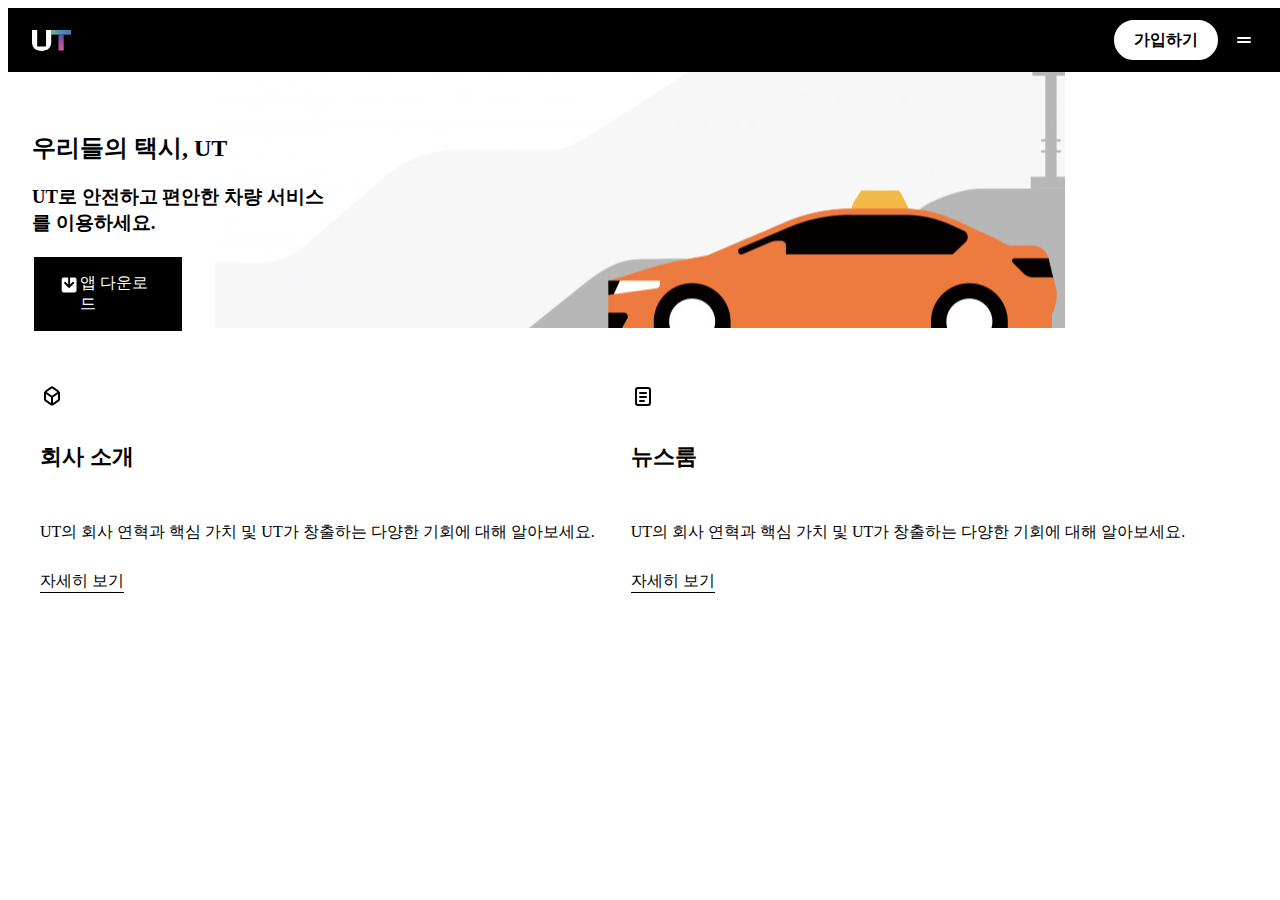
<file: src/company.html>
<!doctype html>
<html lang="ko-KR">
  <head>
    <meta charset="UTF-8" />
    <meta name="viewport" content="width=device-width, initial-scale=1.0" />
    <title>Uber</title>
    <link rel="stylesheet" href="./css/company.css" />
  </head>
  <body>
    <header>
      <h1>
        <div class="Uber-logos">
          <svg xmlns="http://www.w3.org/2000/svg" width="20" height="21" viewBox="0 0 20 21" fill="none">
            <path d="M14.04 0V16.355H5.20026V0H0V12.2671C0 17.8121 4.04976 20.9563 9.61974 20.9563C15.1897 20.9563 19.2395 17.8121 19.2395 12.2671V0H14.04Z" fill="white" />
          </svg>
          <a href="/" aria-label="Uber-logo">
            <svg xmlns="http://www.w3.org/2000/svg" width="39" height="39" viewBox="0 0 39 39" fill="none">
              <path d="M31.7203 13.6218H26.52V29.4667H31.7203V13.6218Z" fill="url(#paint0_linear_14130_1466)" />
              <path d="M39 9.02222H19.2402V13.6227H39V9.02222Z" fill="url(#paint1_linear_14130_1466)" />
              <path d="M14.04 9.02222V25.3773H5.20026V9.02222H0V21.2893C0 26.8343 4.04976 29.9785 9.61974 29.9785C15.1897 29.9785 19.2395 26.8343 19.2395 21.2893V9.02222H14.04Z" fill="white" />
              <defs>
                <linearGradient id="paint0_linear_14130_1466" x1="29.12" y1="29.5819" x2="29.12" y2="13.9964" gradientUnits="userSpaceOnUse">
                  <stop stop-color="#EF5394" />
                  <stop offset="0.65" stop-color="#8B52A0" />
                  <stop offset="1" stop-color="#5D4EA1" />
                </linearGradient>
                <linearGradient id="paint1_linear_14130_1466" x1="19.3658" y1="11.322" x2="38.9941" y2="11.322" gradientUnits="userSpaceOnUse">
                  <stop stop-color="#65C081" />
                  <stop offset="0.0637" stop-color="#62B68B" />
                  <stop offset="0.2224" stop-color="#5AA49E" />
                  <stop offset="0.3821" stop-color="#5495AB" />
                  <stop offset="0.5406" stop-color="#5089B3" />
                  <stop offset="0.6972" stop-color="#4D80B8" />
                  <stop offset="0.8513" stop-color="#4B7BBB" />
                  <stop offset="1" stop-color="#497ABD" />
                </linearGradient>
              </defs>
            </svg>
          </a>
        </div>
      </h1>
      <div class="Uber-buttons">
        <a href="/" class="Uber-login">가입하기</a>
        <a href="/" class="Uber-more">
          <svg xmlns="http://www.w3.org/2000/svg" width="24" height="24" viewBox="0 0 24 24" fill="black">
            <path d="M18 10L6 10" stroke="white" stroke-width="2" stroke-linecap="round" />
            <path d="M18 14L6 14" stroke="white" stroke-width="2" stroke-linecap="round" />
          </svg>
        </a>
      </div>
    </header>
    <main class="Hero">
      <div class="Hero-content">
        <h2>우리들의 택시, UT</h2>
        <h3>UT로 안전하고 편안한 차량 서비스를 이용하세요.</h3>
        <a href="/" class="Hero-download"
          ><svg xmlns="http://www.w3.org/2000/svg" width="24" height="24" viewBox="0 0 24 24" fill="none">
            <path fill-rule="evenodd" clip-rule="evenodd" d="M11 11.5859L7.70703 8.29297L6.29297 9.70703L12 15.4141L17.707 9.70703L16.293 8.29297L13 11.5859V4H18C19.1046 4 20 4.89543 20 6V18C20 19.1046 19.1046 20 18 20H6C4.89543 20 4 19.1046 4 18V6C4 4.89543 4.89543 4 6 4H11L11 11.5859Z" fill="white" />
          </svg>
          앱 다운로드</a
        >
      </div>
    </main>
    <section class="Uber-info">
      <article class="Uber-card">
        <svg xmlns="http://www.w3.org/2000/svg" width="24" height="24" viewBox="0 0 24 24" fill="none">
          <path d="M12 21V13M12 21L5.83752 16.5982C5.42695 16.305 5.22166 16.1583 5.11083 15.943C5 15.7276 5 15.4753 5 14.9708V8M12 21L18.1625 16.5982C18.573 16.305 18.7783 16.1583 18.8892 15.943C19 15.7276 19 15.4753 19 14.9708V8M12 13L5 8M12 13L19 8M5 8L10.8375 3.83034C11.3989 3.42938 11.6795 3.2289 12 3.2289C12.3205 3.2289 12.6011 3.42938 13.1625 3.83034L19 8" stroke="black" stroke-width="2" stroke-linejoin="round" />
        </svg>
        <h3>회사 소개</h3>
        <p>UT의 회사 연혁과 핵심 가치 및 UT가 창출하는 다양한 기회에 대해 알아보세요.</p>
        <span class="Uber-detail"> 자세히 보기</span>
      </article>
      <article class="Uber-card">
        <img src="/public/image/Paper.svg" alt="icon" />
        <h3>뉴스룸</h3>
        <p>UT의 회사 연혁과 핵심 가치 및 UT가 창출하는 다양한 기회에 대해 알아보세요.</p>
        <span class="Uber-detail"> 자세히 보기</span>
      </article>
    </section>
  </body>
</html>
</file>
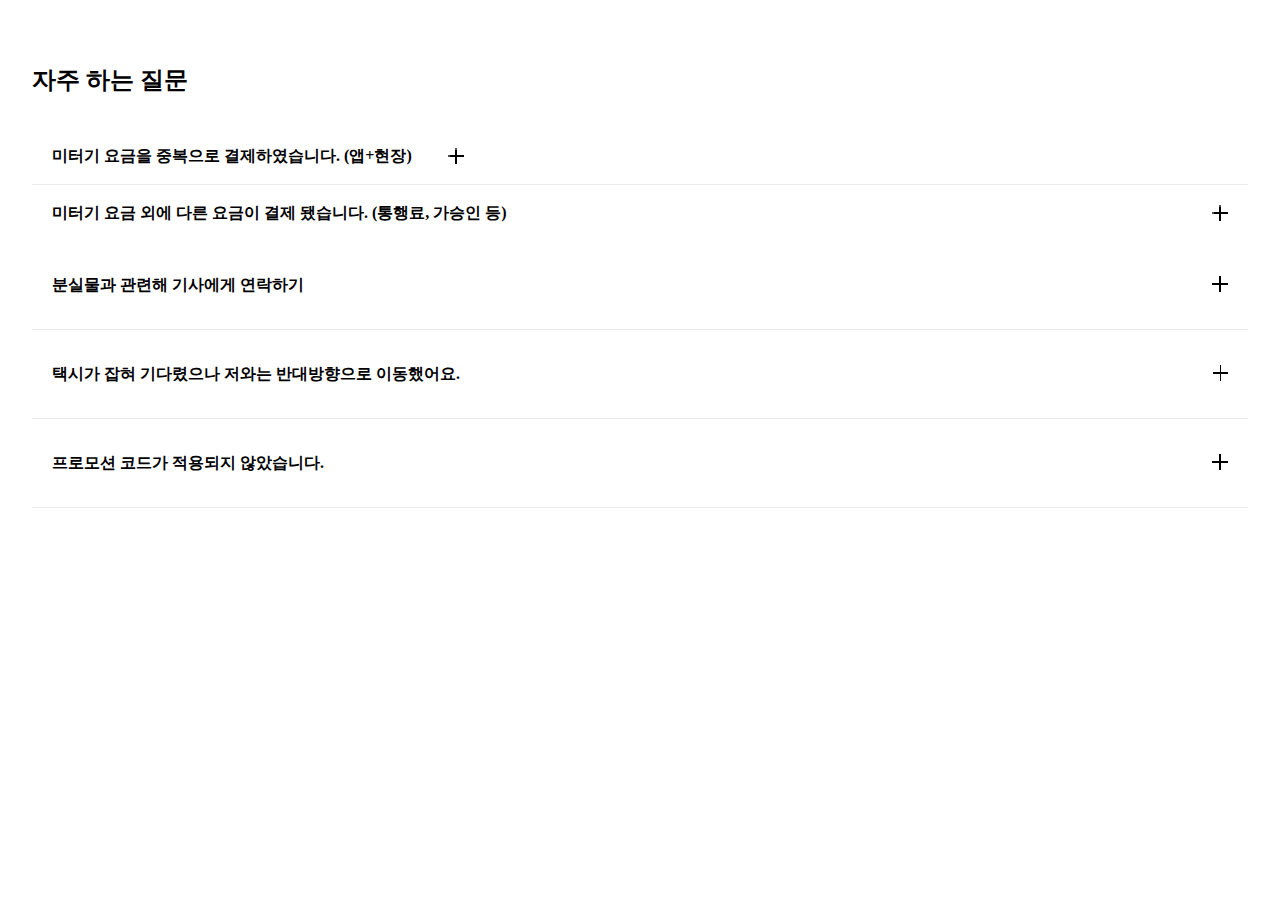
<file: src/Q&A.html>
<!doctype html>
<html lang="ko-KR">
  <head>
    <meta charset="UTF-8" />
    <meta name="viewport" content="width=device-width, initial-scale=1.0" />
    <link rel="stylesheet" href="./css/Q&A.css" />
    <title>Q&A</title>
  </head>
  <body class="qna">
    <h2 class="qna-question" aria-label="자주 하는 질문">자주 하는 질문</h2>
    <div class="qna-question-1">
      <details class="qna-pay">
        <summary class="qna-pay-1">
          <div class="qna-2" aria-label="미터기 요금 중복 결제(앱+현장)">미터기 요금을 중복으로 결제하였습니다. (앱+현장)</div>
          <button class="qna-button-1" type="button"></button>
        </summary>
        <div class="qna-pay-2">
          <p class="qna-3">비슷한 금액의 요금이 중복 청구 된 경우 아래와 같이 생각하실 수 있습니다.</p>
          <ol class="qna-card">
            <li>가족 또는 지인이 동일한 카드를 등록하여 사용하지 않았는지 확인해보세요.</li>
            <li>우연히 같은 요금의 다른 차량 서비스를 이용하지 않았는지 확인해보는 것이 좋습니다.</li>
            <li>어떠한 이유로 잘못 청구된 여정 요금이 변경된 경우가 없는지 확인해 보세요. 요금이 변경되면 업데이트 된 영수증이 발급됩니다.</li>
          </ol>
          <p class="qna-4">앱 결제 차량에서 실수로 현장에서 요금을 지불하여 중복 결제가 된 경우 결제된 카드 내역 또는 영수증 캡쳐하여 아래 링크를 통해 알려주세요.</p>
          <p class="qna-5">[고객지원 > 여정 및 요금 > 내 요금 및 수수료 검토 > 미터기 요금을 중복으로 결제하였습니다]</p>
        </div>
      </details>
    </div>
    <div class="qna-question-2">
      <details class="qna-pay">
        <summary class="qna-pay-1">
          <div class="qna-2" aria-label="미터기 요금 외에 다른 요금 결제(통행료, 가승인 등)">미터기 요금 외에 다른 요금이 결제 됐습니다. (통행료, 가승인 등)</div>
          <button class="qna-button-2" type="button"></button>
        </summary>
        <div class="qna-pay-2">
          <p class="qna-3">비슷한 금액의 요금이 중복 청구 된 경우 아래와 같이 생각하실 수 있습니다.</p>
          <ol class="qna-card">
            <li>가족 또는 지인이 동일한 카드를 등록하여 사용하지 않았는지 확인해보세요.</li>
            <li>우연히 같은 요금의 다른 차량 서비스를 이용하지 않았는지 확인해보는 것이 좋습니다.</li>
            <li>어떠한 이유로 잘못 청구된 여정 요금이 변경된 경우가 없는지 확인해 보세요. 요금이 변경되면 업데이트 된 영수증이 발급됩니다.</li>
          </ol>
          <p class="qna-4">앱 결제 차량에서 실수로 현장에서 요금을 지불하여 중복 결제가 된 경우 결제된 카드 내역 또는 영수증 캡쳐하여 아래 링크를 통해 알려주세요.</p>
          <p class="qna-5">[고객지원 > 여정 및 요금 > 내 요금 및 수수료 검토 > 미터기 요금을 중복으로 결제하였습니다]</p>
        </div>
      </details>
    </div>
    <div class="qna-question-3">
      <p class="qna-6" aria-label="분실물 관련 기사에게 연락">분실물과 관련해 기사에게 연락하기</p>
      <button class="qna-button-3" type="checkbox"></button>
    </div>
    <div class="qna-question-4">
      <p class="qna-7" aria-label="택시가 잡혔는데 반대방향으로 이동">택시가 잡혀 기다렸으나 저와는 반대방향으로 이동했어요.</p>
      <button class="qna-button-4" type="checkbox"></button>
    </div>
    <div class="qna-question-5">
      <p class="qna-8" aria-label="프로모션 코드 미적용">프로모션 코드가 적용되지 않았습니다.</p>
      <button class="qna-button-5" type="checkbox"></button>
    </div>
  </body>
</html>
</file>
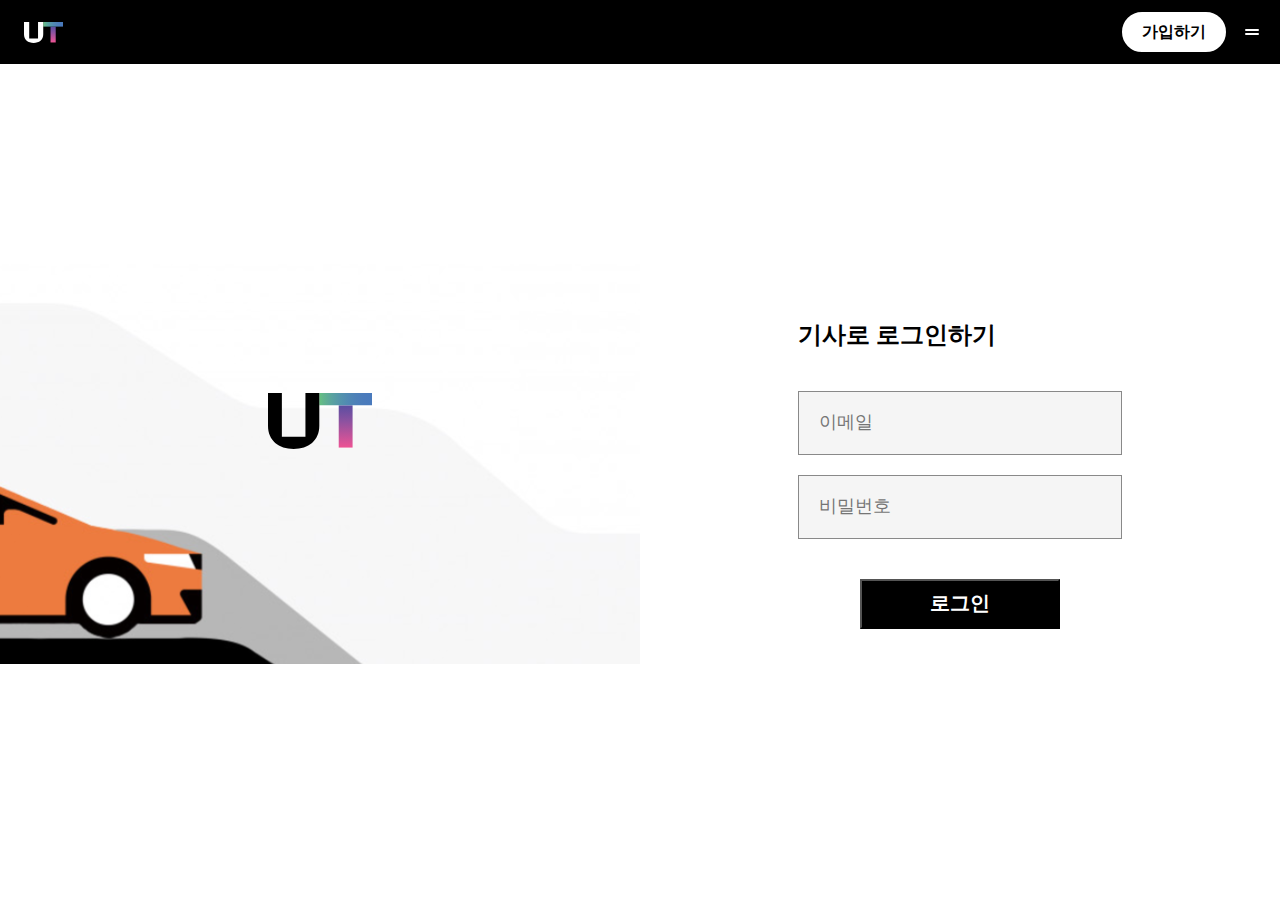
<file: src/html/login.html>
<!doctype html>
<html lang="ko-KR">
  <head>
    <meta charset="UTF-8" />
    <meta name="viewport" content="width=device-width, initial-scale=1.0" />
    <link rel="stylesheet" href="../css/company.css" />
    <link rel="stylesheet" href="../css/login.css" />
    <link rel="preload" as="font" href="../../public/font/woff2/PretendardVariable.woff2" crossorigin="anonymous" />
    <link rel="stylesheet" href="../../public/font/pretendardvariable.css" />
    <title>로그인</title>
  </head>
  <body>
    <header>
      <h1>
        <div class="Uber-logos">
          <svg xmlns="http://www.w3.org/2000/svg" width="20" height="21" viewBox="0 0 20 21" fill="none">
            <path d="M14.04 0V16.355H5.20026V0H0V12.2671C0 17.8121 4.04976 20.9563 9.61974 20.9563C15.1897 20.9563 19.2395 17.8121 19.2395 12.2671V0H14.04Z" fill="white" />
          </svg>
          <a href="/" aria-label="Uber-logo">
            <svg xmlns="http://www.w3.org/2000/svg" width="39" height="39" viewBox="0 0 39 39" fill="none">
              <path d="M31.7203 13.6218H26.52V29.4667H31.7203V13.6218Z" fill="url(#paint0_linear_14130_1466)" />
              <path d="M39 9.02222H19.2402V13.6227H39V9.02222Z" fill="url(#paint1_linear_14130_1466)" />
              <path d="M14.04 9.02222V25.3773H5.20026V9.02222H0V21.2893C0 26.8343 4.04976 29.9785 9.61974 29.9785C15.1897 29.9785 19.2395 26.8343 19.2395 21.2893V9.02222H14.04Z" fill="white" />
              <defs>
                <linearGradient id="paint0_linear_14130_1466" x1="29.12" y1="29.5819" x2="29.12" y2="13.9964" gradientUnits="userSpaceOnUse">
                  <stop stop-color="#EF5394" />
                  <stop offset="0.65" stop-color="#8B52A0" />
                  <stop offset="1" stop-color="#5D4EA1" />
                </linearGradient>
                <linearGradient id="paint1_linear_14130_1466" x1="19.3658" y1="11.322" x2="38.9941" y2="11.322" gradientUnits="userSpaceOnUse">
                  <stop stop-color="#65C081" />
                  <stop offset="0.0637" stop-color="#62B68B" />
                  <stop offset="0.2224" stop-color="#5AA49E" />
                  <stop offset="0.3821" stop-color="#5495AB" />
                  <stop offset="0.5406" stop-color="#5089B3" />
                  <stop offset="0.6972" stop-color="#4D80B8" />
                  <stop offset="0.8513" stop-color="#4B7BBB" />
                  <stop offset="1" stop-color="#497ABD" />
                </linearGradient>
              </defs>
            </svg>
          </a>
        </div>
      </h1>
      <div class="Uber-buttons">
        <a href="/" class="Uber-login">가입하기</a>
        <a href="/" class="Uber-more">
          <svg xmlns="http://www.w3.org/2000/svg" width="24" height="24" viewBox="0 0 24 24" fill="black">
            <path d="M18 10L6 10" stroke="white" stroke-width="2" stroke-linecap="round" />
            <path d="M18 14L6 14" stroke="white" stroke-width="2" stroke-linecap="round" />
          </svg>
        </a>
      </div>
    </header>
    <main class="login-maincontainer">
      <section class="login-Logo">
        <svg width="104" height="104" viewBox="0 0 104 104" fill="none" xmlns="http://www.w3.org/2000/svg">
          <path d="M84.5873 36.3251H70.72V78.5782H84.5873V36.3251Z" fill="url(#paint0_linear_14214_55)" />
          <path d="M104 24.0594H51.3074V36.3272H104V24.0594Z" fill="url(#paint1_linear_14214_55)" />
          <path d="M37.44 24.0594V67.6728H13.8674V24.0594H0V56.7715C0 71.5582 10.7994 79.9427 25.6526 79.9427C40.5059 79.9427 51.3053 71.5582 51.3053 56.7715V24.0594H37.44Z" fill="black" />
          <defs>
            <linearGradient id="paint0_linear_14214_55" x1="77.6533" y1="78.8854" x2="77.6533" y2="37.324" gradientUnits="userSpaceOnUse">
              <stop offset="0" stop-color="#EF5394" />
              <stop offset="0.65" stop-color="#8B52A0" />
              <stop offset="1" stop-color="#5D4EA1" />
            </linearGradient>
            <linearGradient id="paint1_linear_14214_55" x1="51.6423" y1="30.1922" x2="103.984" y2="30.1922" gradientUnits="userSpaceOnUse">
              <stop stop-color="#65C081" />
              <stop offset="0.0637" stop-color="#62B68B" />
              <stop offset="0.2224" stop-color="#5AA49E" />
              <stop offset="0.3821" stop-color="#5495AB" />
              <stop offset="0.5406" stop-color="#5089B3" />
              <stop offset="0.6972" stop-color="#4D80B8" />
              <stop offset="0.8513" stop-color="#4B7BBB" />
              <stop offset="1" stop-color="#497ABD" />
            </linearGradient>
          </defs>
        </svg>
        <h1 class="login-title">
          <span>U</span><span>T</span><span>로</span>
          <span>&nbsp;운</span><span>행</span><span>하</span><span>기</span>
        </h1>
      </section>
      <section class="login-login">
        <div class="login-input">
          <h2>기사로 로그인하기</h2>
          <form action="/submit" method="post">
            <label for="user-email"></label>
            <input id="user-email" name="email" type="email" placeholder="이메일" />
          </form>
          <form action="/submit" method="post">
            <label for="user-pw"></label>
            <input id="user-pw" type="password" placeholder="비밀번호" />
          </form>
        </div>

        <button class="login-button" id="">로그인</button>
      </section>
    </main>
  </body>
</html>
</file>
<file: public/font/pretendardvariable.css>
/*
Copyright (c) 2021 Kil Hyung-jin, with Reserved Font Name Pretendard.
https://github.com/orioncactus/pretendard

This Font Software is licensed under the SIL Open Font License, Version 1.1.
This license is copied below, and is also available with a FAQ at:
http://scripts.sil.org/OFL
*/

@font-face {
	font-family: 'Pretendard Variable';
	font-weight: 45 920;
	font-style: normal;
	font-display: swap;
	src: url('./woff2/PretendardVariable.woff2') format('woff2-variations');
}
</file>
<file: src/css/company.css>
:root {
  /* download 전용(필요 최소) */
  --download-max-width: 1200px;

  /* Foundation Semantic*/
  --color-primary: var(--color-black, #000);
  --color-secondary: var(--color-white, #fff);
  --color-tertiary: var(--color-gray-100, #f5f5f5);

  --color-accent: var(--color-blue-500, #276ef1);

  --color-negative: var(--color-red-500, #e11900);
  --color-warning: var(--color-yellow-500, #ffc043);
  --color-positive: var(--color-green-500, #048848);

  /*  Content Colors */
  --content-contentSecondary: var(--color-black, #000);

  --content-primary: var(--color-gray-500, #6b6b6b);
  --content-tertiary: var(--color-gray-300, #a6a6a6); /* Border Colors*/

  --border-opaque: var(--color-gray-400, #898989);
  --border-transparent: rgba(189, 189, 189, 0.3); /* gray.400 / 30% */

  /*Status Transparent*/
  --positive-transparent: rgba(10, 138, 67, 0.1);
  --negative-transparent: rgba(225, 25, 0, 0.1);

  /* Spacing */
  --spacing-4: 4px;
  --spacing-8: 8px;
  --spacing-12: 12px;
  --spacing-16: 16px;
  --spacing-20: 20px;
  --spacing-24: 24px;
  --spacing-28: 28px;
  --spacing-32: 32px;
  --spacing-36: 36px;
  --spacing-40: 40px;
  --spacing-44: 44px;
  --spacing-48: 48px;
  --spacing-52: 52px;
  --spacing-56: 56px;
  --spacing-60: 60px;
  --spacing-64: 64px;
}

* {
  font-family: Pretendard;
}
header {
  display: flex;
  inline-size: 100%;
  block-size: 64px;
  padding: 12px 0;
  align-items: center;
  align-self: stretch;
  background: var(--color-primary);
  justify-content: space-between;
  padding: 0 24px;

  .Uber-logos {
    inline-size: 39px;
    block-size: 39px;

    display: flex;
    svg {
      display: block;
    }
  }

  .Uber-login {
    display: flex;
    inline-size: 80px;
    block-size: 24px;
    padding: 8px 12px;
    border-radius: 22px;
    border: 2px solid currentColor;
    background: var(--color-secondary);
    color: var(--color-primary);
    justify-content: center;
    font-size: 16px;
    font-weight: 600;
    line-height: 150%;
    text-decoration: none;
  }
  .Uber-more {
    display: flex;
    inline-size: 40px;
    block-size: 30px;
    align-items: center;
    padding: 0;

    background: var(--color-primary);
  }
  .Uber-buttons {
    display: flex;
    align-items: center;
    flex-shrink: 0;
    align-content: flex-end;
    padding: 0 24px;
    gap: 12px;
  }
}

.Hero {
  inline-size: 100%;

  background: url(../../public/image/Uber.svg) center / contain no-repeat;
  background-size: auto;

  .Hero-download {
    display: flex;
    inline-size: 100px;
    padding: 16px 24px;
    border: 2px solid currentColor;
    background: var(--color-primary);
    align-content: center;
    text-decoration: none;
    justify-content: center;
    color: var(--color-secondary);
  }
  .Hero-content {
    inline-size: 308px;
    block-size: 176px;
    gap: 28px;
    padding: 40px 24px;
  }
}
.Uber-info {
  display: flex;
  flex-direction: column;
  padding: 40px 24px;
  gap: 36px;

  svg {
    inline-size: 24px;
    block-size: 24px;
  }
  .Uber-card {
    display: flex;
    flex-direction: column;
    align-items: flex-start;
    gap: 12px;
    align-self: stretch;
    p {
      font-size: 16px;
      font-weight: 400;
    }
    h3 {
      font-size: 22px;
    }
    span {
      border-bottom: 1px solid currentColor;
    }
  }
}

@media (width >= 600px) {
  .Uber-info {
    display: flex;
    padding: 56px 32px;
    flex-direction: row;
  }
  .Hero {
    background: url(../../public/image/UberTaxi.svg) center / contain no-repeat;
    background-size: auto;
  }
}
</file>
<file: src/css/Q&A.css>
:root {
  /* Foundation Semantic*/
  --color-primary: var(--color-black);
  --color-secondary: var(--color-white);
  --color-tertiary: var(--color-gray-100);

  --color-accent: var(--color-blue-500);

  --color-negative: var(--color-red-500);
  --color-warning: var(--color-yellow-500);
  --color-positive: var(--color-green-500);

  /*  Content Colors */
  --content-primary: var(--color-black);
  --content-secondary: var(--color-gray-500);
  --content-tertiary: var(--color-gray-300);

  --content-inverse-primary: var(--color-white);
  --content-inverse-secondary: var(--color-gray-300);

  /* Border Colors*/
  --border-opaque: var(--color-gray-400);
  --border-transparent: rgba(189, 189, 189, 0.3); /* gray.400 / 30% */

  /*Status Transparent*/
  --positive-transparent: rgba(10, 138, 67, 0.1);
  --negative-transparent: rgba(225, 25, 0, 0.1);

  /* Spacing */
  --spacing-4: 4px;
  --spacing-8: 8px;
  --spacing-12: 12px;
  --spacing-16: 16px;
  --spacing-20: 20px;
  --spacing-24: 24px;
  --spacing-28: 28px;
  --spacing-32: 32px;
  --spacing-36: 36px;
  --spacing-40: 40px;
  --spacing-44: 44px;
  --spacing-48: 48px;
  --spacing-52: 52px;
  --spacing-56: 56px;
  --spacing-60: 60px;
  --spacing-64: 64px;
}

.qna {
  padding: var(--spacing-40) var(--spacing-24);
  line-height: 150%;

  .qna-question {
    margin-block-end: var(--spacing-36);
  }

  .qna-question-1 {
    display: flex;
    flex-flow: nowrap row;
    justify-content: space-between;
    padding: var(--spacing-16) var(--spacing-20);
    border-bottom: 1px solid var(--border-transparent);

    .qna-pay {
      summary {
        list-style: none;
      }

      summary::-webkit-details-marker {
        display: none;
      }

      .qna-pay-1 {
        display: flex;
        flex-flow: nowrap row;
        justify-content: space-between;
        cursor: pointer;

        .qna-2 {
          font-weight: 700;
          inline-size: 90%;
          block-size: var(--spacing-24);
          margin-inline-end: var(--spacing-36);
        }

        .qna-button-1 {
          block-size: var(--spacing-16);
          inline-size: var(--spacing-16);
          margin-block-start: var(--spacing-4);
          background: black;
          mask-image: linear-gradient(to bottom, transparent 0 45%, black 45% 55%, transparent 55% 100%), linear-gradient(to right, transparent 0 45%, black 45% 55%, transparent 55% 100%);
          flex-shrink: 0;
        }

        &[open] .qna-button-2 {
          mask-image: linear-gradient(to bottom, transparent 0 45%, black 45% 55%, transparent 55% 100%);
        }
      }
    }
  }

  .qna-question-2 {
    display: flex;
    flex-flow: nowrap column;
    justify-content: space-between;

    .qna-pay {
      summary {
        list-style: none;
      }

      summary::-webkit-details-marker {
        display: none;
      }

      .qna-pay-1 {
        display: flex;
        flex-flow: nowrap row;
        justify-content: space-between;
        padding: var(--spacing-16) var(--spacing-20);
        cursor: pointer;

        .qna-2 {
          font-weight: 700;
          inline-size: 90%;
          block-size: var(--spacing-24);
          margin-inline-end: var(--spacing-36);
        }

        .qna-button-2 {
          block-size: var(--spacing-16);
          inline-size: var(--spacing-16);
          margin-block-start: 4px;
          background: black;
          mask-image: linear-gradient(to bottom, transparent 0 45%, black 45% 55%, transparent 55% 100%), linear-gradient(to right, transparent 0 45%, black 45% 55%, transparent 55% 100%);
          flex-shrink: 0;
        }

        &[open] .qna-button-2 {
          mask-image: linear-gradient(to bottom, transparent 0 45%, black 45% 55%, transparent 55% 100%);
        }
      }
    }

    .qna-pay-2 {
      padding: 24px;
      inline-size: 100%;

      .qna-3 {
        margin-block-end: var(--spacing-24);
      }

      .qna-card {
        line-height: 160%;
        margin-block-end: var(--spacing-24);
      }

      .qna-4 {
        margin-block-end: var(--spacing-24);
      }

      .qna-5 {
        /* background: red; */
        padding: var(--spacing-12);
        border-bottom: 3px solid rgba(189, 189, 189, 0.7);
        font-weight: 700;
      }
    }
  }

  .qna-question-3 {
    display: flex;
    flex-flow: nowrap row;
    justify-content: space-between;
    padding: var(--spacing-16) var(--spacing-20);
    border-bottom: 1px solid var(--border-transparent);

    .qna-6 {
      font-weight: 700;
      inline-size: 352px;
      block-size: 24px;
      margin-inline-end: 36px;
    }

    .qna-button-3 {
      block-size: var(--spacing-16);
      inline-size: var(--spacing-16);
      margin-block-start: 19px;
      background: black;
      mask-image: linear-gradient(to bottom, transparent 0 45%, black 45% 55%, transparent 55% 100%), linear-gradient(to right, transparent 0 45%, black 45% 55%, transparent 55% 100%);
      appearance: none;
      border: 0;
      padding: 0;
    }
  }

  .qna-question-4 {
    display: flex;
    flex-flow: nowrap row;
    justify-content: space-between;
    padding: var(--spacing-16) var(--spacing-20);
    border-bottom: 1px solid var(--border-transparent);

    .qna-7 {
      font-weight: 700;
      inline-size: 100%;
      block-size: 24px;
      margin-inline-end: 36px;
    }

    .qna-button-4 {
      block-size: var(--spacing-16);
      inline-size: var(--spacing-16);
      margin-block-start: 19px;
      background: black;
      mask-image: linear-gradient(to bottom, transparent 0 45%, black 45% 55%, transparent 55% 100%), linear-gradient(to right, transparent 0 45%, black 45% 55%, transparent 55% 100%);
      appearance: none;
      border: 0;
      padding: 0;
    }
  }

  .qna-question-5 {
    display: flex;
    flex-flow: nowrap row;
    justify-content: space-between;
    padding: var(--spacing-16) var(--spacing-20);
    border-bottom: 1px solid var(--border-transparent);

    .qna-8 {
      font-weight: 700;
      inline-size: 352px;
      block-size: 24px;
      margin-inline-end: 36px;
    }

    .qna-button-5 {
      block-size: var(--spacing-16);
      inline-size: var(--spacing-16);
      margin-block-start: 19px;
      background: black;
      mask-image: linear-gradient(to bottom, transparent 0 45%, black 45% 55%, transparent 55% 100%), linear-gradient(to right, transparent 0 45%, black 45% 55%, transparent 55% 100%);
      appearance: none;
      border: 0;
      padding: 0;
    }
  }
}
</file>
<file: src/css/login.css>
:root {
  /* download 전용(필요 최소) */
  --download-max-width: 1200px;

  /* Foundation Semantic*/
  --color-primary: var(--color-black, #000);
  --color-secondary: var(--color-white, #fff);
  --color-tertiary: var(--color-gray-100, #f5f5f5);

  --color-accent: var(--color-blue-500, #276ef1);

  --color-negative: var(--color-red-500, #e11900);
  --color-warning: var(--color-yellow-500, #ffc043);
  --color-positive: var(--color-green-500, #048848);

  /*  Content Colors */
  --content-contentSecondary: var(--color-black, #000);

  --content-primary: var(--color-gray-500, #6b6b6b);
  --content-tertiary: var(--color-gray-300, #a6a6a6); /* Border Colors*/

  --border-opaque: var(--color-gray-400, #898989);
  --border-transparent: rgba(189, 189, 189, 0.3); /* gray.400 / 30% */

  /*Status Transparent*/
  --positive-transparent: rgba(10, 138, 67, 0.1);
  --negative-transparent: rgba(225, 25, 0, 0.1);

  /* Spacing */
  --spacing-4: 4px;
  --spacing-8: 8px;
  --spacing-12: 12px;
  --spacing-16: 16px;
  --spacing-20: 20px;
  --spacing-24: 24px;
  --spacing-28: 28px;
  --spacing-32: 32px;
  --spacing-36: 36px;
  --spacing-40: 40px;
  --spacing-44: 44px;
  --spacing-48: 48px;
  --spacing-52: 52px;
  --spacing-56: 56px;
  --spacing-60: 60px;
  --spacing-64: 64px;
}

body {
  margin: 0;
  font-family: 'Pretendard Variable';
}

@keyframes slideInLoop {
  0% {
    transform: translateX(40px);
    opacity: 0;
  }

  25% {
    transform: translateX(-4px);
    opacity: 1;
  }

  30% {
    transform: translateX(0);
    opacity: 1;
  }

  70% {
    transform: translateX(0);
    opacity: 1;
  }

  100% {
    transform: translateX(0);
    opacity: 0;
  }
}

.login-maincontainer {
  display: flex;
  flex-flow: nowrap column;
  block-size: calc(100vh - 100px);

  justify-content: center;
  align-items: center;

  .login-Logo {
    display: flex;
    flex-flow: column;
    justify-content: center;
    align-items: center;
    .login-title{
        display: inline-flex;
        overflow: hidden;
    }

    .login-title span{
        display: inline-block;
        transform: translateX(40px);
        opacity: 0;
        animation: slideInLoop 4s forwards infinite;
    }
    .login-title span:nth-child(1) { animation-delay: 0.0s; }
    .login-title span:nth-child(2) { animation-delay: 0.05s; }
    .login-title span:nth-child(3) { animation-delay: 0.10s; }
    .login-title span:nth-child(4) { animation-delay: 0.15s; }
    .login-title span:nth-child(5) { animation-delay: 0.20s; }
    .login-title span:nth-child(6) { animation-delay: 0.25s; }
    .login-title span:nth-child(7) { animation-delay: 0.30s; }
    .login-title span:nth-child(8) { animation-delay: 0.35s; }
  }

  .login-login {
    display: flex;
    flex-flow: column;

    gap: 40px;

    justify-content: center;
    align-items: center;
    .login-input {
      display: flex;
      flex-flow: nowrap column;
      gap: 20px;
      h1 {
        font-size: 24px;
        font-style: bold;
      }
      form {
        input {
          font-size: 18px;
          inline-size: 300px;
          aspect-ratio: 5/1;
          padding-inline-start: 20px;
          background: #f5f5f5;
          border: 1px solid #898989;
        }
      }
    }
    .login-button {
      margin: 0;
      padding: 0;

      font-size: 20px;
      font-weight: 700;

      inline-size: 200px;
      aspect-ratio: 4/1;
      background: #000;
      color: #fff;
    }
  }

  @media (width >= 600px) {
  }
  @media (width >= 1136px) {
    flex-flow: nowrap row;
    justify-content: space-around;

    .login-Logo {
      block-size: 50%;

      background-image: url(/public/image/UberTaxi.svg);
      background-repeat: no-repeat;
      background-size: cover;
      background-position: centconer;
      transform: scaleX(-1);
    }

    .login-Logo > * {
      transform: scaleX(-1);
    }

    .login-Logo,
    .login-login {
      flex: 1;
      inline-size: 50%;
    }
  }
}
</file>
